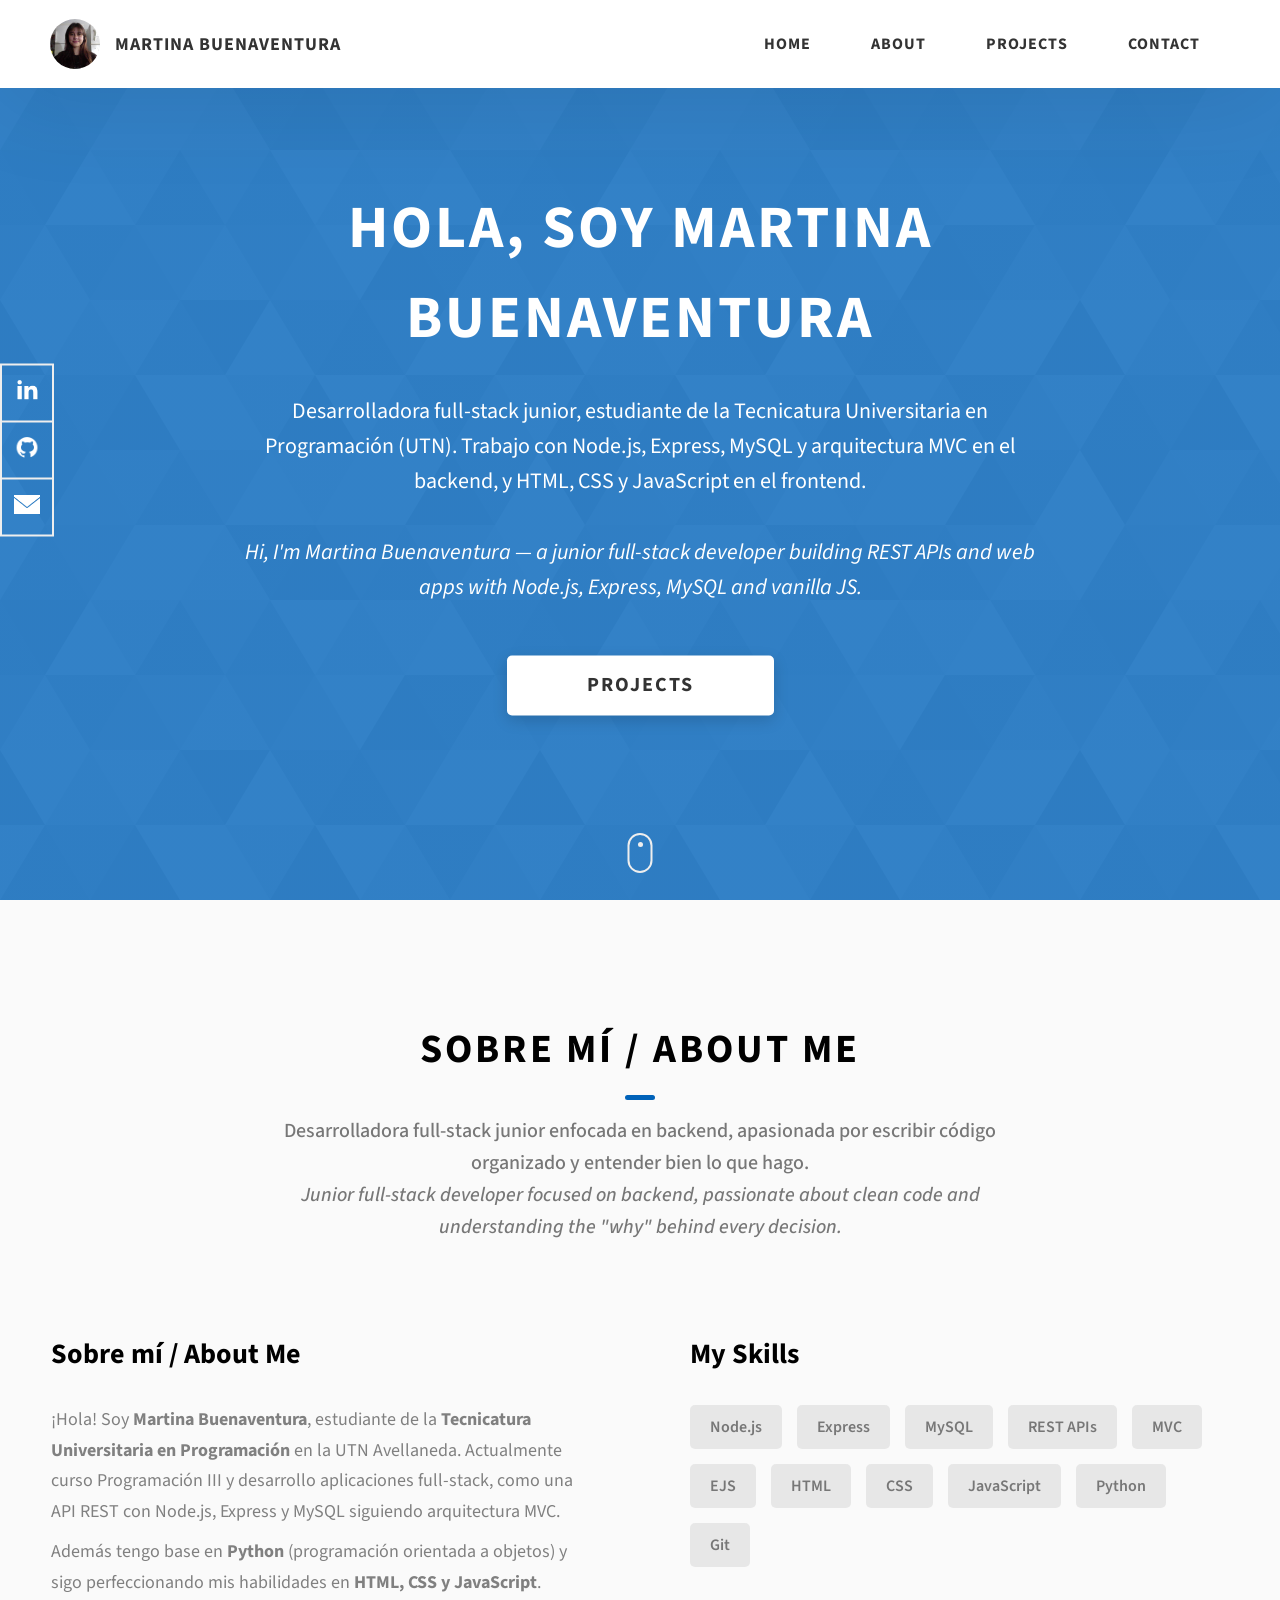
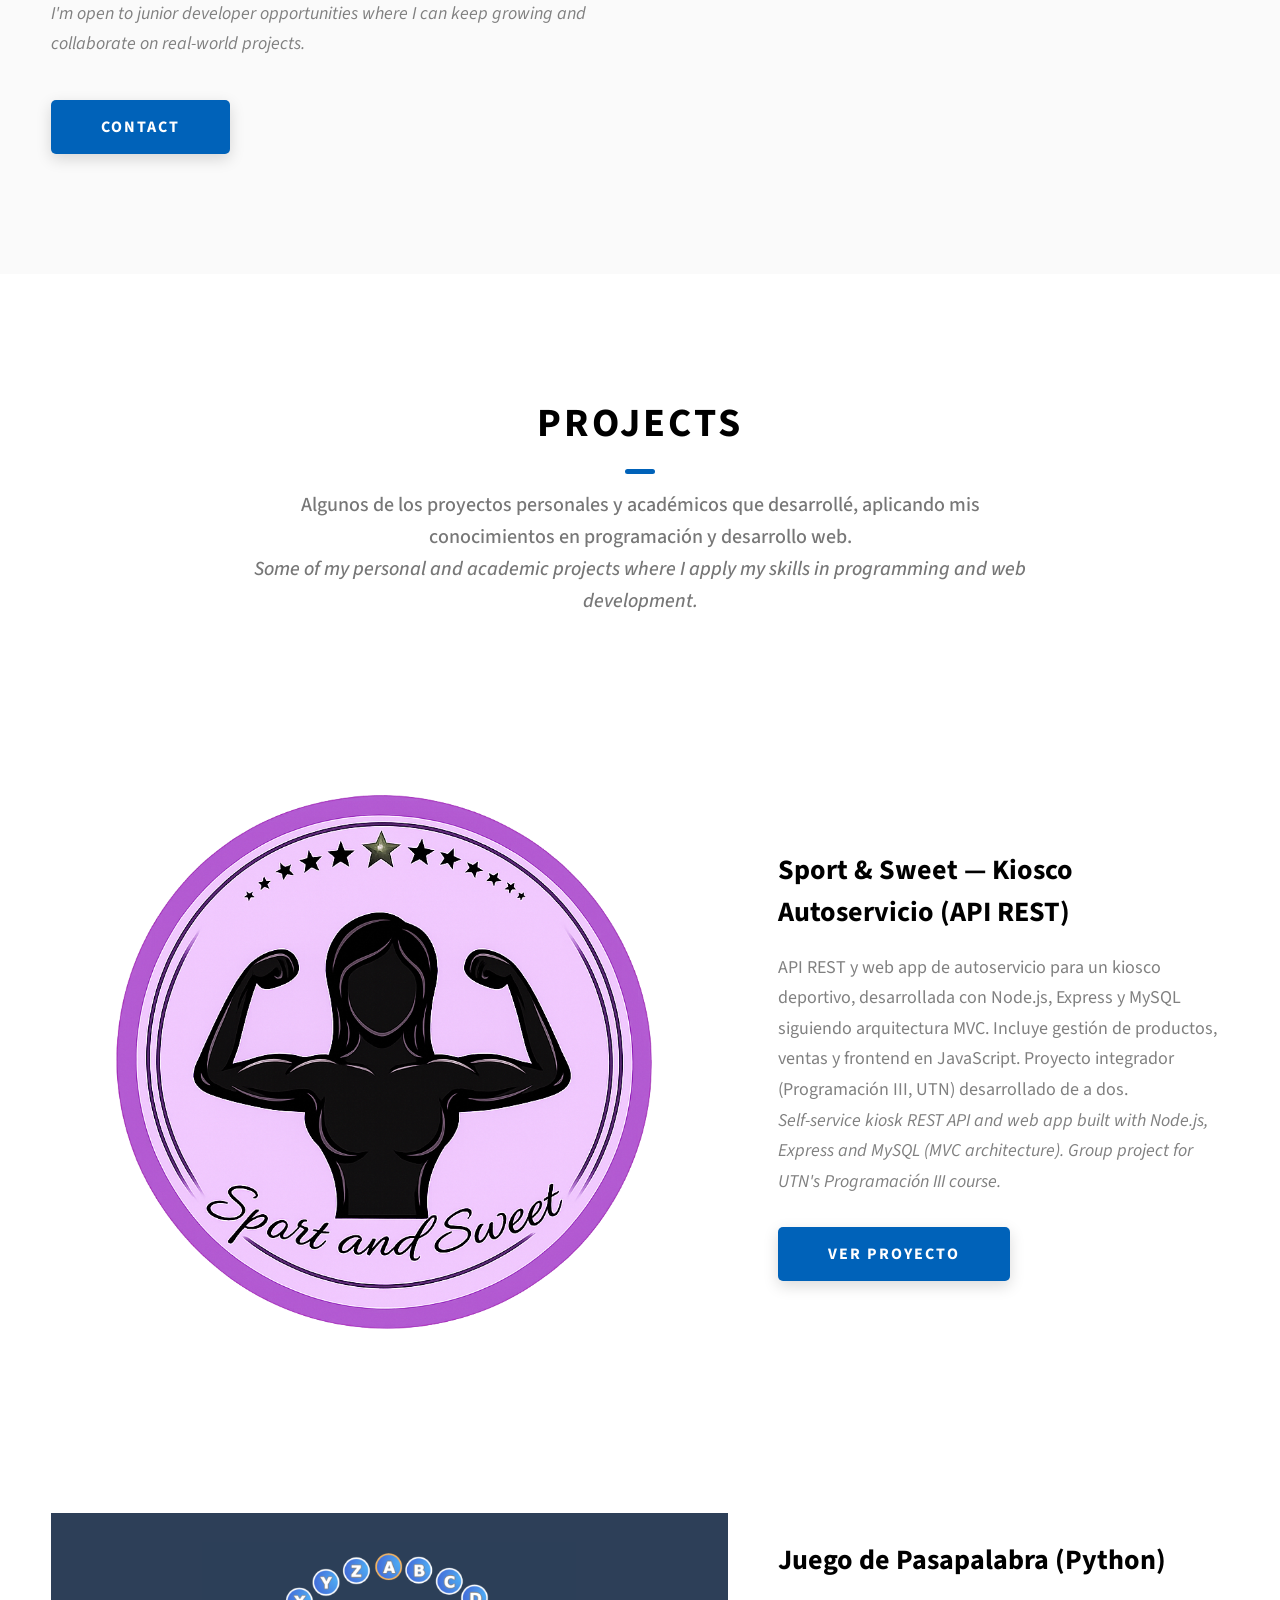
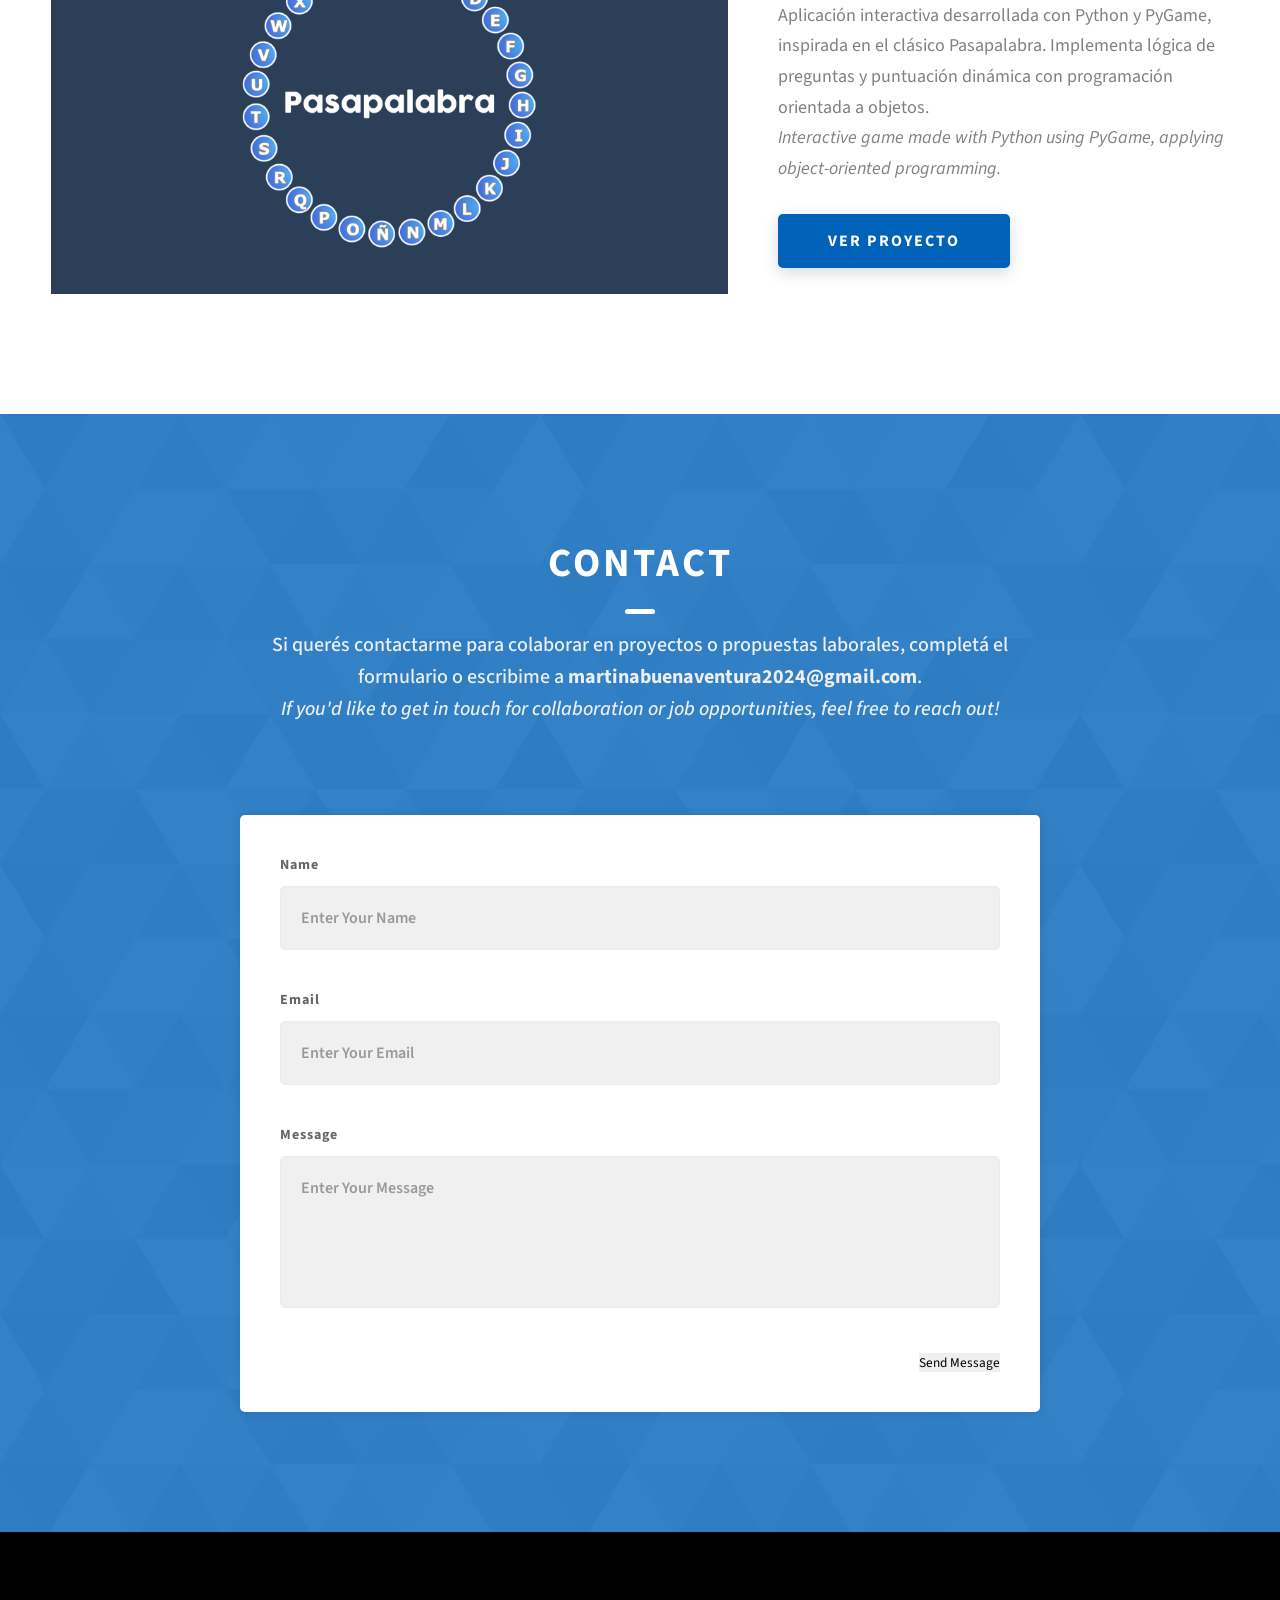
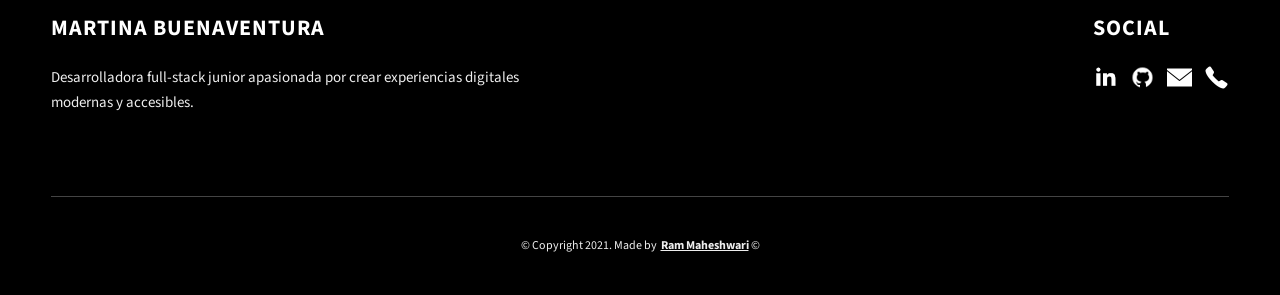
<file: index.html>
<!DOCTYPE html>
<html lang="en">
<head>
<meta charset="UTF-8" />
<meta name="viewport" content="width=device-width, initial-scale=1.0" />
<meta http-equiv="X-UA-Compatible" content="ie=edge" />
<title>Martina Buenaventura | Portfolio</title>
<meta name="description" content="Portfolio Template for Developer" />
<link rel="stylesheet" href="css/style.css" />
<link rel="preconnect" href="https://fonts.googleapis.com" />
<link rel="preconnect" href="https://fonts.gstatic.com" crossorigin />
<link
href="https://fonts.googleapis.com/css2?family=Source+Sans+Pro:wght@400;600;700;900&display=swap"
rel="stylesheet"
/>
</head>

<body>
<header class="header">
<div class="header__content">
<div class="header__logo-container">
<div class="header__logo-img-cont">
<img
src="assets/png/Untitled design.png"
alt="Martina Buenaventura Logo Image"
class="header__logo-img"
/>
</div>
<span class="header__logo-sub">Martina Buenaventura</span>
</div>
<div class="header__main">
<ul class="header__links">
<li class="header__link-wrapper">
<a href="./index.html" class="header__link"> Home </a>
</li>
<li class="header__link-wrapper">
<a href="./index.html#about" class="header__link">About </a>
</li>
<li class="header__link-wrapper">
<a href="./index.html#projects" class="header__link">
Projects
</a>
</li>
<li class="header__link-wrapper">
<a href="./index.html#contact" class="header__link"> Contact </a>
</li>
</ul>
<div class="header__main-ham-menu-cont">
<img
src="./assets/svg/ham-menu.svg"
alt="hamburger menu"
class="header__main-ham-menu"
/>
<img
src="./assets/svg/ham-menu-close.svg"
alt="hamburger menu close"
class="header__main-ham-menu-close d-none"
/>
</div>
</div>
</div>
<div class="header__sm-menu">
<div class="header__sm-menu-content">
<ul class="header__sm-menu-links">
<li class="header__sm-menu-link">
<a href="./index.html"> Home </a>
</li>
<li class="header__sm-menu-link">
<a href="./index.html#about"> About </a>
</li>
<li class="header__sm-menu-link">
<a href="./index.html#projects"> Projects </a>
</li>
<li class="header__sm-menu-link">
<a href="./index.html#contact"> Contact </a>
</li>
</ul>
</div>
</div>
</header>

<section class="home-hero">
<div class="home-hero__content">
<h1 class="heading-primary">Hola, soy Martina Buenaventura</h1>
<div class="home-hero__info">
<p class="text-primary">
Desarrolladora full-stack junior, estudiante de la Tecnicatura Universitaria en
Programación (UTN). Trabajo con Node.js, Express, MySQL y arquitectura MVC en el
backend, y HTML, CSS y JavaScript en el frontend.
<br><br>
<em>Hi, I'm Martina Buenaventura — a junior full-stack developer building REST APIs
and web apps with Node.js, Express, MySQL and vanilla JS.</em>
</p>
</div>
<div class="home-hero__cta">
<a href="./#projects" class="btn btn--bg">Projects</a>
</div>
</div>
<div class="home-hero__socials">
<div class="home-hero__social">
<a href="https://www.linkedin.com/in/martina-buenaventura-743872338/" class="home-hero__social-icon-link" target="_blank" rel="noreferrer">
<img
src="./assets/png/linkedin-ico.png"
alt="LinkedIn"
class="home-hero__social-icon"
/>
</a>
</div>
<div class="home-hero__social">
<a href="https://github.com/marrbuenaventura" class="home-hero__social-icon-link" target="_blank" rel="noreferrer">
<img
src="./assets/png/github-ico.png"
alt="GitHub"
class="home-hero__social-icon"
/>
</a>
</div>
<div class="home-hero__social">
<a
href="mailto:martinabuenaventura2024@gmail.com"
class="home-hero__social-icon-link home-hero__social-icon-link--bd-none"
>
<img
src="./assets/png/mail-ico.png"
alt="Email"
class="home-hero__social-icon"
/>
</a>
</div>
</div>
<div class="home-hero__mouse-scroll-cont">
<div class="mouse"></div>
</div>
</section>

<section id="about" class="about sec-pad">
<div class="main-container">
<h2 class="heading heading-sec heading-sec__mb-med">
<span class="heading-sec__main">Sobre mí / About Me</span>
<span class="heading-sec__sub">
Desarrolladora full-stack junior enfocada en backend, apasionada por escribir
código organizado y entender bien lo que hago.
<br>
<em>Junior full-stack developer focused on backend, passionate about clean code
and understanding the "why" behind every decision.</em>
</span>
</h2>
<div class="about__content">
<div class="about__content-main">
<h3 class="about__content-title">Sobre mí / About Me</h3>
<div class="about__content-details">
<p class="about__content-details-para">
¡Hola! Soy <strong>Martina Buenaventura</strong>, estudiante de la
<strong>Tecnicatura Universitaria en Programación</strong> en la UTN Avellaneda.
Actualmente curso Programación III y desarrollo aplicaciones full-stack,
como una API REST con Node.js, Express y MySQL siguiendo arquitectura MVC.
</p>
<p class="about__content-details-para">
Además tengo base en <strong>Python</strong> (programación orientada a objetos)
y sigo perfeccionando mis habilidades en <strong>HTML, CSS y JavaScript</strong>.
<br>
<em>I'm open to junior developer opportunities where I can keep growing and
collaborate on real-world projects.</em>
</p>
</div>
<a href="./#contact" class="btn btn--med btn--theme dynamicBgClr"
>Contact</a
>
</div>
<div class="about__content-skills">
<h3 class="about__content-title">My Skills</h3>
<div class="skills">
<div class="skills__skill">Node.js</div>
<div class="skills__skill">Express</div>
<div class="skills__skill">MySQL</div>
<div class="skills__skill">REST APIs</div>
<div class="skills__skill">MVC</div>
<div class="skills__skill">EJS</div>
<div class="skills__skill">HTML</div>
<div class="skills__skill">CSS</div>
<div class="skills__skill">JavaScript</div>
<div class="skills__skill">Python</div>
<div class="skills__skill">Git</div>
</div>
</div>
</div>
</div>
</section>

<section id="projects" class="projects sec-pad">
<div class="main-container">
<h2 class="heading heading-sec heading-sec__mb-bg">
<span class="heading-sec__main">Projects</span>
<span class="heading-sec__sub">
Algunos de los proyectos personales y académicos que desarrollé,
aplicando mis conocimientos en programación y desarrollo web.
<br>
<em>Some of my personal and academic projects where I apply my skills
in programming and web development.</em>
</span>
</h2>
<div class="projects__content">
<div class="projects__row">
<div class="projects__row-img-cont">
<img
src="assets/png/sport-sweet.png"
alt="Sport & Sweet logo"
class="projects__row-img"
loading="lazy"
/>
</div>
<div class="projects__row-content">
<h3 class="projects__row-content-title">Sport & Sweet — Kiosco Autoservicio (API REST)</h3>
<p class="projects__row-content-desc">
API REST y web app de autoservicio para un kiosco deportivo, desarrollada con
Node.js, Express y MySQL siguiendo arquitectura MVC. Incluye gestión de
productos, ventas y frontend en JavaScript. Proyecto integrador
(Programación III, UTN) desarrollado de a dos.
<br>
<em>Self-service kiosk REST API and web app built with Node.js, Express and
MySQL (MVC architecture). Group project for UTN's Programación III course.</em>
</p>
<a
href="./project-1.html"
class="btn btn--med btn--theme dynamicBgClr"
target="_blank"
>Ver proyecto</a
>
</div>
</div>
<div class="projects__row">
<div class="projects__row-img-cont">
<img
src="assets/png/pasapalabra.png"
alt="Software Screenshot"
class="projects__row-img"
loading="lazy"
/>
</div>
<div class="projects__row-content">
<h3 class="projects__row-content-title">Juego de Pasapalabra (Python)</h3>
<p class="projects__row-content-desc">
Aplicación interactiva desarrollada con Python y PyGame, inspirada en el clásico Pasapalabra.
Implementa lógica de preguntas y puntuación dinámica con programación orientada a objetos.
<br>
<em>Interactive game made with Python using PyGame, applying object-oriented programming.</em>
</p>
<a
href="./project-2.html"
class="btn btn--med btn--theme dynamicBgClr"
target="_blank"
>Ver proyecto</a
>
</div>
</div>
</div>
</div>
</section>

<section id="contact" class="contact sec-pad dynamicBg">
<div class="main-container">
<h2 class="heading heading-sec heading-sec__mb-med">
<span class="heading-sec__main heading-sec__main--lt">Contact</span>
<span class="heading-sec__sub heading-sec__sub--lt">
Si querés contactarme para colaborar en proyectos o propuestas laborales,
completá el formulario o escribime a <strong>martinabuenaventura2024@gmail.com</strong>.
<br>
<em>If you'd like to get in touch for collaboration or job opportunities, feel free to reach out!</em>
</span>
</h2>
<div class="contact__form-container">
<form action="https://formspree.io/f/meopekrd" method="POST" class="contact__form">
<!-- Campo oculto para el email (opcional, pero útil) -->
<input type="hidden" name="_replyto" value="martinabuenaventura2024@gmail.com" />
<!-- Campo para el nombre -->
<div class="contact__form-field">
<label class="contact__form-label" for="name">Name</label>
<input
required
placeholder="Enter Your Name"
type="text"
class="contact__form-input"
name="name"
id="name"
/>
</div>
<!-- Agrega más campos si quieres, como email, mensaje, etc. Por ejemplo: -->
<div class="contact__form-field">
<label class="contact__form-label" for="email">Email</label>
<input
required
placeholder="Enter Your Email"
type="email"
class="contact__form-input"
name="email"
id="email"
/>
</div>
<div class="contact__form-field">
<label class="contact__form-label" for="message">Message</label>
<textarea
required
placeholder="Enter Your Message"
class="contact__form-input"
name="message"
id="message"
rows="5"
></textarea>
</div>
<!-- Botón de envío -->
<button type="submit" class="contact__form-submit">Send Message</button>
</form>
</div>
</div>
</section>

<footer class="main-footer">
<div class="main-container">
<div class="main-footer__content">
<div class="main-footer__upper">
<div class="main-footer__row main-footer__row-1">
<h2 class="heading heading-sm main-footer__heading-sm">
<span>Social</span>
</h2>
<div class="main-footer__social-cont">
<!-- LinkedIn -->
<a target="_blank" rel="noreferrer" href="https://www.linkedin.com/in/martina-buenaventura-743872338/">
<img class="main-footer__icon" src="./assets/png/linkedin-ico.png" alt="LinkedIn" />
</a>
<!-- GitHub -->
<a target="_blank" rel="noreferrer" href="https://github.com/marrbuenaventura">
<img class="main-footer__icon" src="./assets/png/github-ico.png" alt="GitHub" />
</a>
<!-- Email -->
<a href="mailto:martinabuenaventura2024@gmail.com">
<img class="main-footer__icon" src="./assets/png/mail-ico.png" alt="Email" />
</a>
<!-- Teléfono -->
<a href="tel:+5491156096892">
<img class="main-footer__icon main-footer__icon--mr-none" src="./assets/png/phone-ico.png" alt="Teléfono" />
</a>
</div>
</div>
<div class="main-footer__row main-footer__row-2">
<h4 class="heading heading-sm text-lt">Martina Buenaventura</h4>
<p class="main-footer__short-desc">
Desarrolladora full-stack junior apasionada por crear experiencias digitales modernas y accesibles.
</p>
</div>
</div>
<!-- If you give me some credit or shoutout here by linking to my website, then it will be a big thing for me and will help me a lot :) -->
<div class="main-footer__lower">
&copy; Copyright 2021. Made by
<a rel="noreferrer" target="_blank" href="https://rammaheshwari.com"
>Ram Maheshwari</a>
&copy; 
</div>
</div>
</footer>
<script src="./index.js"></script>
</body>
</html>
</file>
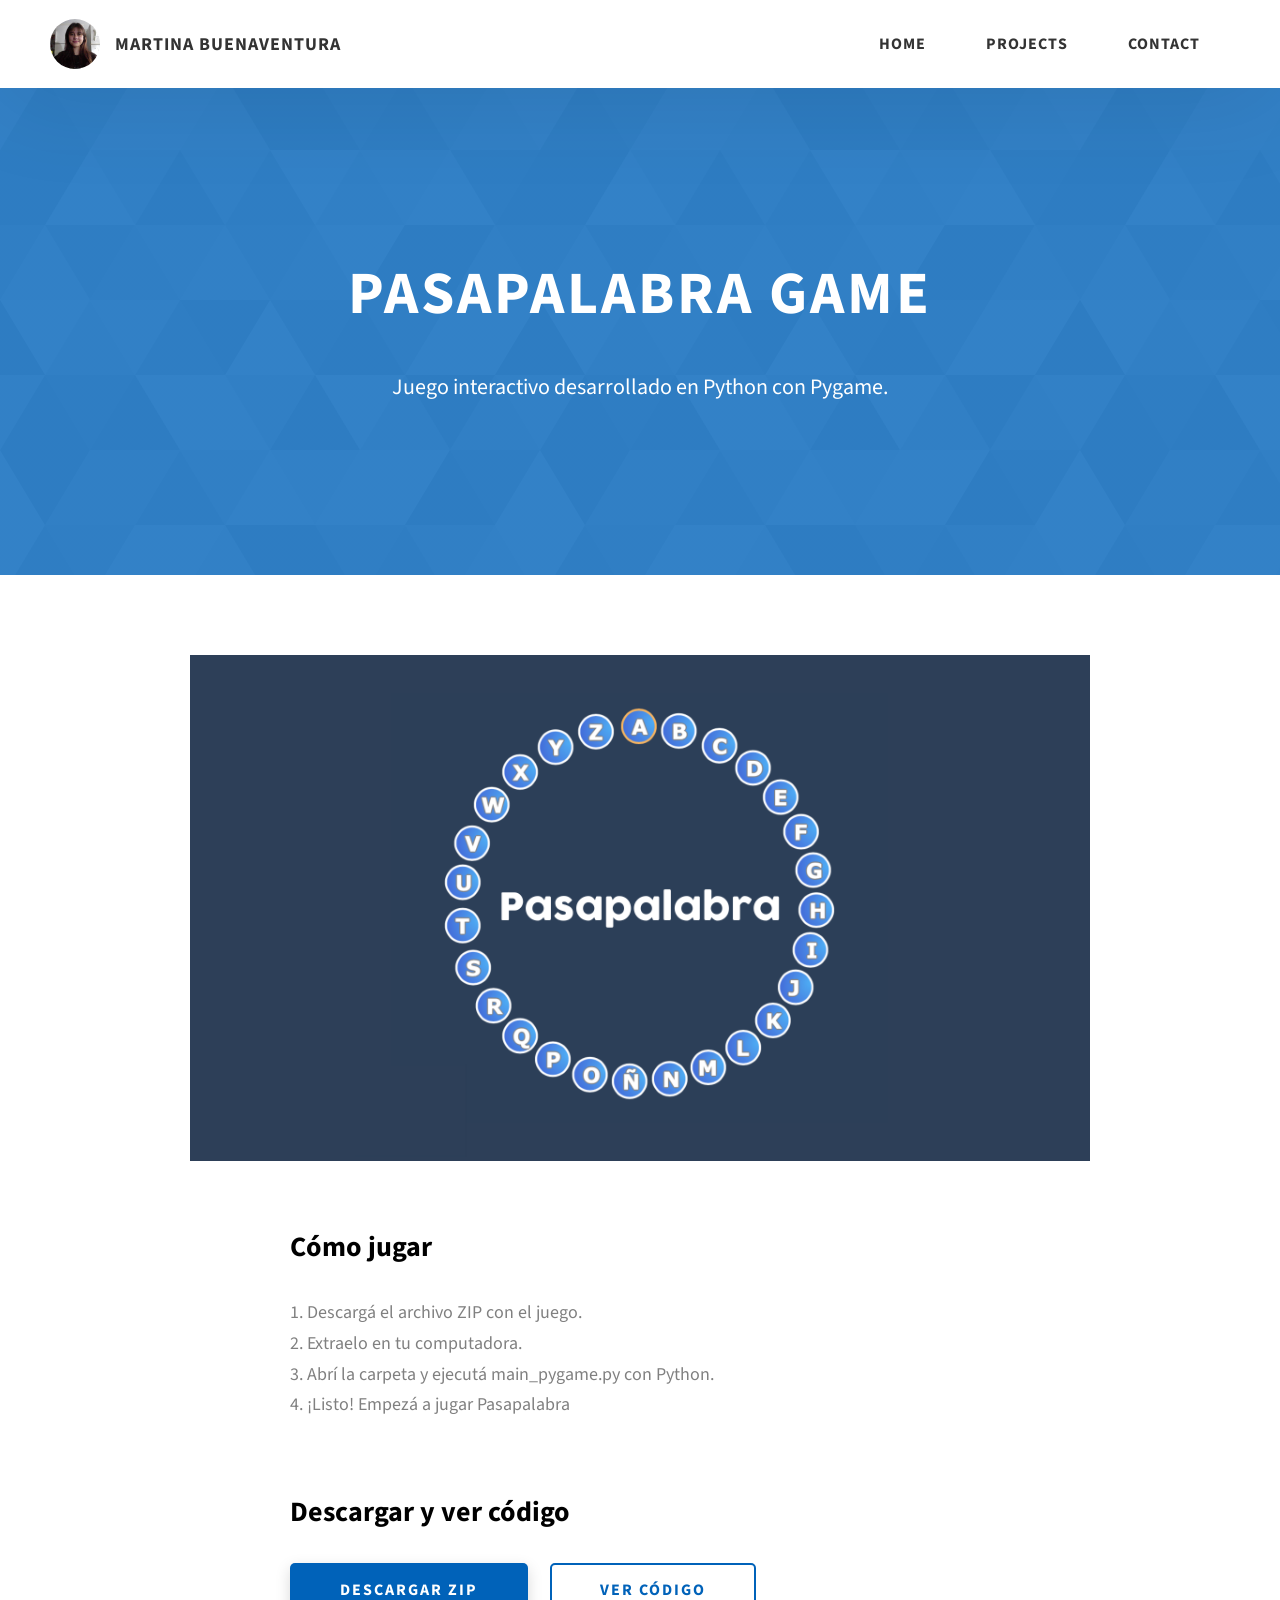
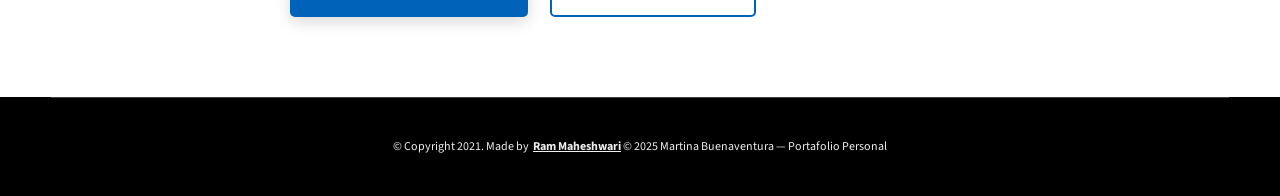
<file: How-to-play.html>
<!DOCTYPE html>
<html lang="en">
  <head>
    <meta charset="UTF-8" />
    <meta name="viewport" content="width=device-width, initial-scale=1.0" />
    <title>Pasapalabra Game</title>
    <meta name="description" content="Pasapalabra Game - Proyecto interactivo hecho en Python con Pygame" />

    <link rel="stylesheet" href="css/style.css" />

    <link rel="preconnect" href="https://fonts.googleapis.com" />
    <link rel="preconnect" href="https://fonts.gstatic.com" crossorigin />
    <link
      href="https://fonts.googleapis.com/css2?family=Source+Sans+Pro:wght@400;600;700;900&display=swap"
      rel="stylesheet"
    />
  </head>
  <body>
    <header class="header">
      <div class="header__content">
        <div class="header__logo-container">
          <div class="header__logo-img-cont">
            <img
              src="assets/png/Untitled design.png"
              alt="Logo Image"
              class="header__logo-img"
            />
          </div>
          <span class="header__logo-sub">Martina Buenaventura</span>
        </div>
        <div class="header__main">
          <ul class="header__links">
            <li class="header__link-wrapper"><a href="./index.html" class="header__link">Home</a></li>
            <li class="header__link-wrapper"><a href="./index.html#projects" class="header__link">Projects</a></li>
            <li class="header__link-wrapper"><a href="./index.html#contact" class="header__link">Contact</a></li>
          </ul>
          <div class="header__main-ham-menu-cont">
            <img src="./assets/svg/ham-menu.svg" alt="menu" class="header__main-ham-menu" />
            <img src="./assets/svg/ham-menu-close.svg" alt="menu close" class="header__main-ham-menu-close d-none" />
          </div>
        </div>
      </div>
    </header>

    <section class="project-cs-hero">
      <div class="project-cs-hero__content">
        <h1 class="heading-primary">Pasapalabra Game</h1>
        <div class="project-cs-hero__info">
          <p class="text-primary">
            Juego interactivo desarrollado en Python con Pygame.
          </p>
        </div>
      </div>
    </section>

    <section class="project-details">
      <div class="main-container">
        <div class="project-details__content">
          <div class="project-details__showcase-img-cont">
            <img
              src="assets/png/pasapalabra.png"
              alt="Pasapalabra Game Image"
              class="project-details__showcase-img"
            />
          </div>

          <div class="project-details__content-main">
            <div class="project-details__desc">
              <h3 class="project-details__content-title">Cómo jugar</h3>
              <p class="project-details__desc-para">
                1. Descargá el archivo ZIP con el juego.<br>
                2. Extraelo en tu computadora.<br>
                3. Abrí la carpeta y ejecutá <code>main_pygame.py</code> con Python.<br>
                4. ¡Listo! Empezá a jugar Pasapalabra 
              </p>
            </div>

            <div class="project-details__links">
              <h3 class="project-details__content-title">Descargar y ver código</h3>
              <a
                href="https://github.com/marrbuenaventura/pasapalabra-game/raw/main/pasapalabra-game.zip"
                class="btn btn--med btn--theme project-details__links-btn"
                target="_blank"
              >
                Descargar ZIP
              </a>
              <a
                href="https://github.com/marrbuenaventura/pasapalabra-game"
                class="btn btn--med btn--theme-inv project-details__links-btn"
                target="_blank"
              >
                Ver código
              </a>
            </div>
          </div>
        </div>
      </div>
    </section>

    <footer class="main-footer">
      <div class="main-container">
        <div class="main-footer__lower">
                    &copy; Copyright 2021. Made by
          <a rel="noreferrer" target="_blank" href="https://rammaheshwari.com"
            >Ram Maheshwari</a>
          &copy; 2025 Martina Buenaventura — Portafolio Personal
        </div>
      </div>
    </footer>
  </body>
</html>
</file>
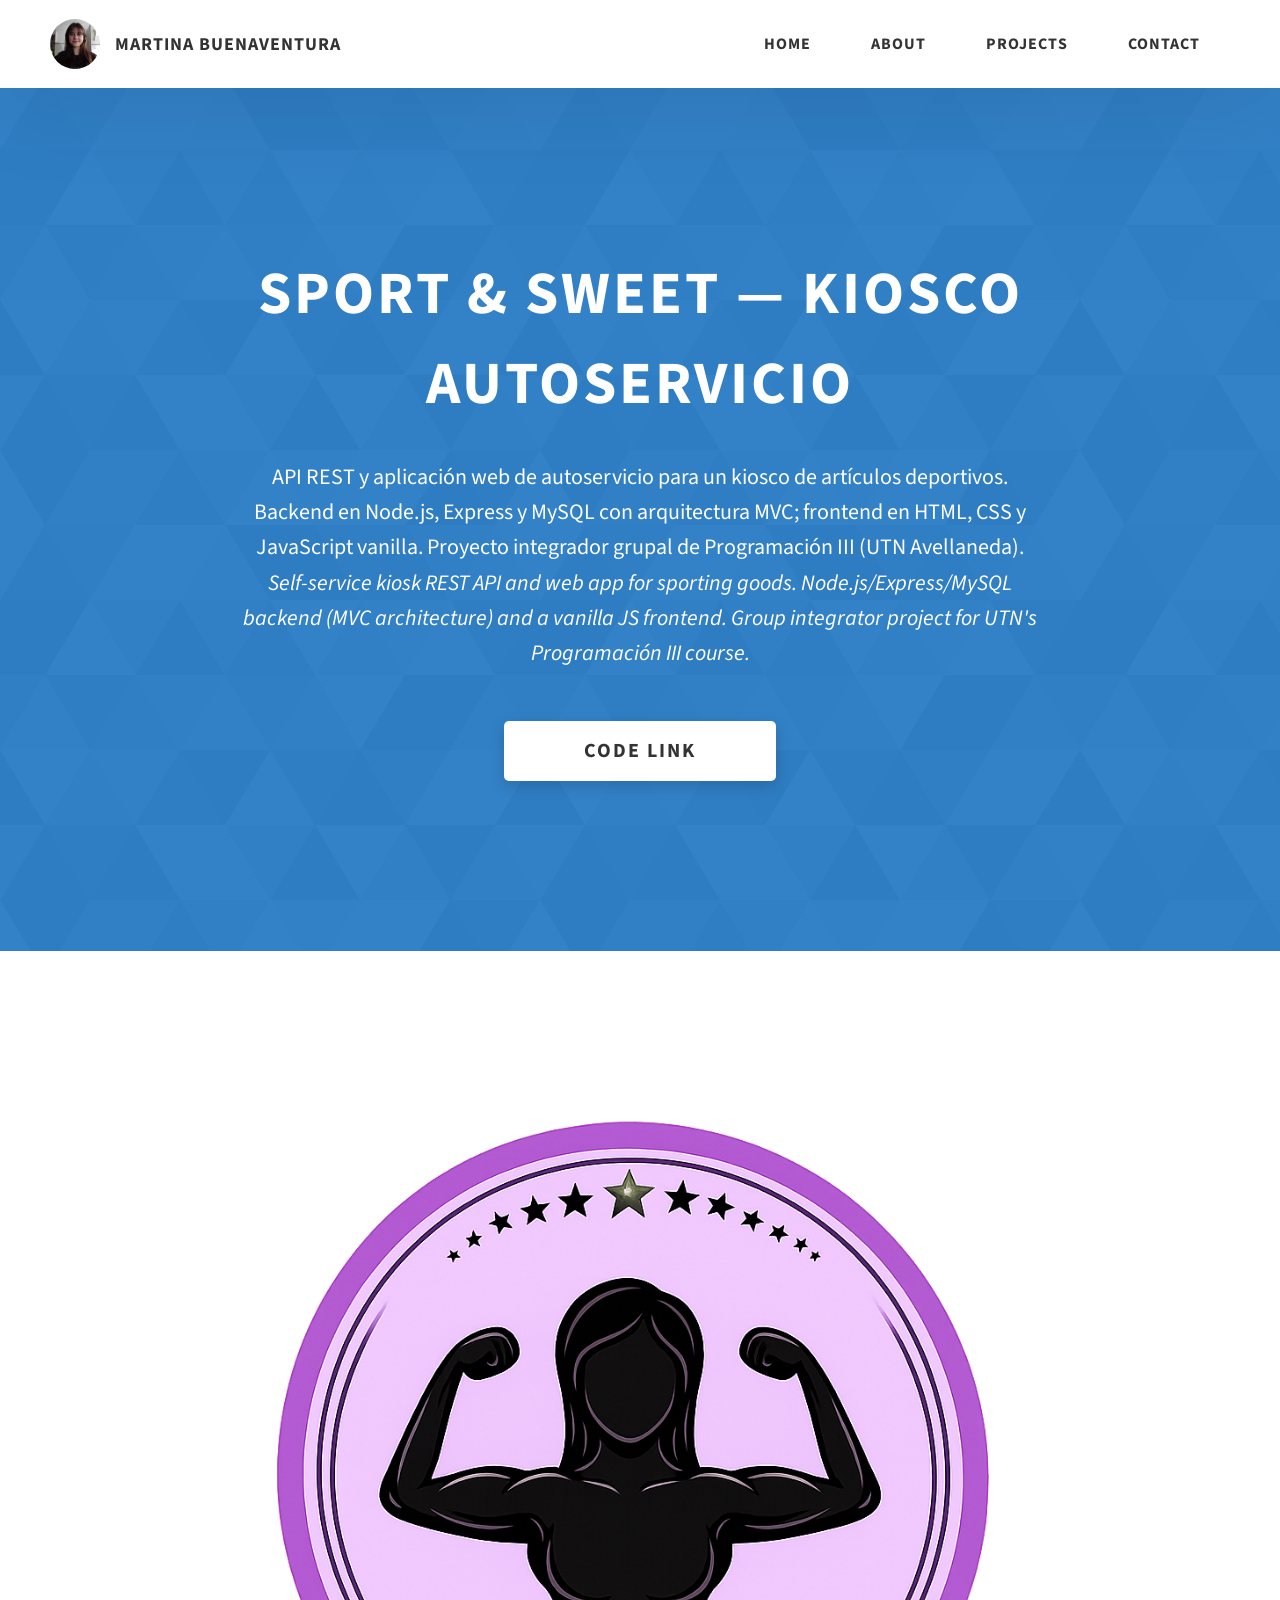
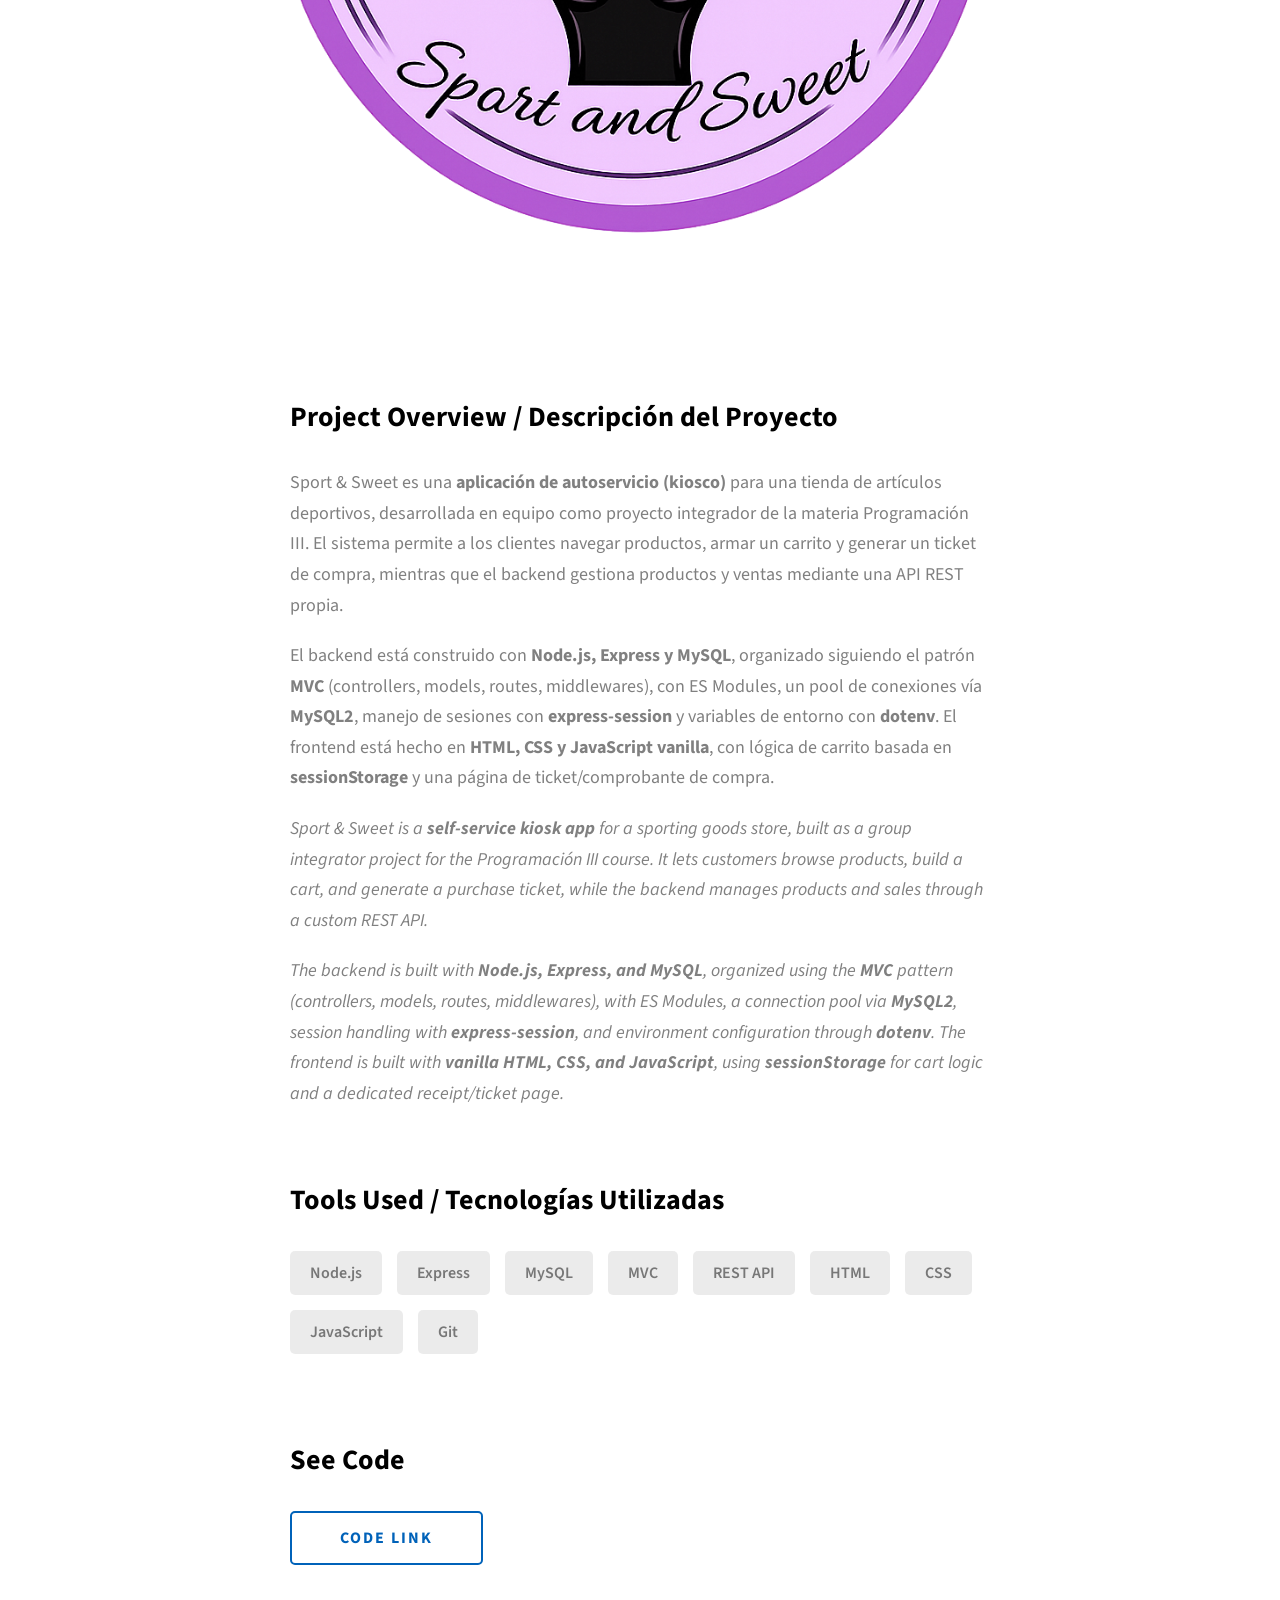
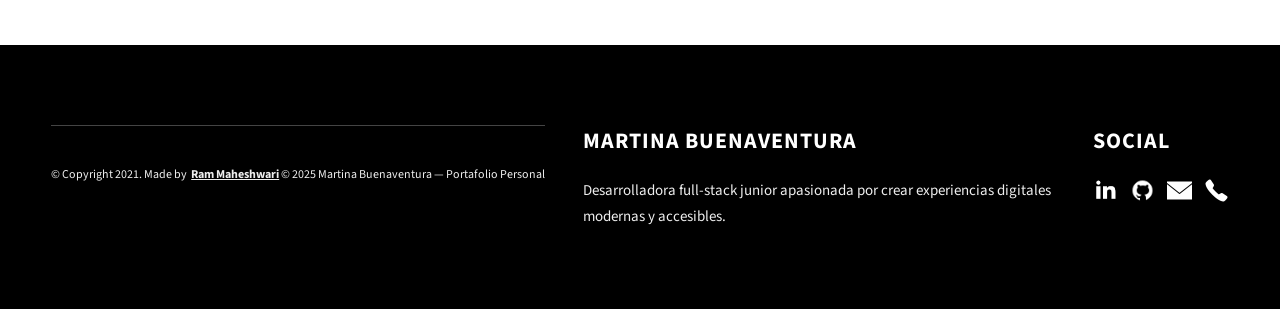
<file: project-1.html>
<!DOCTYPE html>
<html lang="en">
<head>
<meta charset="UTF-8" />
<meta name="viewport" content="width=device-width, initial-scale=1.0" />
<meta http-equiv="X-UA-Compatible" content="ie=edge" />
<title>Case Study — Sport & Sweet</title>
<meta name="description" content="Case study page of Sport & Sweet project" />
<link rel="stylesheet" href="css/style.css" />
<link rel="preconnect" href="https://fonts.googleapis.com" />
<link rel="preconnect" href="https://fonts.gstatic.com" crossorigin />
<link
href="https://fonts.googleapis.com/css2?family=Source+Sans+Pro:wght@400;600;700;900&display=swap"
rel="stylesheet"
/>
</head>

<body>
<header class="header">
<div class="header__content">
<div class="header__logo-container">
<div class="header__logo-img-cont">
<img
src="assets/png/Untitled design.png"
alt="Martina Buenaventura Logo Image"
class="header__logo-img"
/>
</div>
<span class="header__logo-sub">Martina Buenaventura</span>
</div>
<div class="header__main">
<ul class="header__links">
<li class="header__link-wrapper">
<a href="./index.html" class="header__link"> Home </a>
</li>
<li class="header__link-wrapper">
<a href="./index.html#about" class="header__link">About </a>
</li>
<li class="header__link-wrapper">
<a href="./index.html#projects" class="header__link">
Projects
</a>
</li>
<li class="header__link-wrapper">
<a href="./index.html#contact" class="header__link"> Contact </a>
</li>
</ul>
<div class="header__main-ham-menu-cont">
<img
src="./assets/svg/ham-menu.svg"
alt="hamburger menu"
class="header__main-ham-menu"
/>
<img
src="./assets/svg/ham-menu-close.svg"
alt="hamburger menu close"
class="header__main-ham-menu-close d-none"
/>
</div>
</div>
</div>
<div class="header__sm-menu">
<div class="header__sm-menu-content">
<ul class="header__sm-menu-links">
<li class="header__sm-menu-link">
<a href="./index.html"> Home </a>
</li>
<li class="header__sm-menu-link">
<a href="./index.html#about"> About </a>
</li>
<li class="header__sm-menu-link">
<a href="./index.html#projects"> Projects </a>
</li>
<li class="header__sm-menu-link">
<a href="./index.html#contact"> Contact </a>
</li>
</ul>
</div>
</div>
</header>

<section class="project-cs-hero">
<div class="project-cs-hero__content">
<h1 class="heading-primary">Sport & Sweet — Kiosco Autoservicio</h1>
<div class="project-cs-hero__info">
<p class="text-primary">
API REST y aplicación web de autoservicio para un kiosco de artículos deportivos.
Backend en Node.js, Express y MySQL con arquitectura MVC; frontend en HTML,
CSS y JavaScript vanilla. Proyecto integrador grupal de Programación III (UTN Avellaneda).
<br>
<em>Self-service kiosk REST API and web app for sporting goods. Node.js/Express/MySQL
backend (MVC architecture) and a vanilla JS frontend. Group integrator project for
UTN's Programación III course.</em>
</p>
</div>
<div class="project-cs-hero__cta">
<a href="https://github.com/marrbuenaventura/tp-autoservicio-Buenaventura-Martina-Valentina-Torres" class="btn btn--bg" target="_blank">Code Link</a>
</div>
</div>
</section>

<section class="project-details">
<div class="main-container">
<div class="project-details__content">
<div class="project-details__showcase-img-cont">
<img
src="assets/png/sport-sweet.png"
alt="Sport & Sweet Preview"
class="project-details__showcase-img"
/>
</div>
<div class="project-details__content-main">
<div class="project-details__desc">
<h3 class="project-details__content-title">Project Overview / Descripción del Proyecto</h3>
<p class="project-details__desc-para">
Sport & Sweet es una <strong>aplicación de autoservicio (kiosco)</strong> para
una tienda de artículos deportivos, desarrollada en equipo como proyecto
integrador de la materia Programación III. El sistema permite a los clientes
navegar productos, armar un carrito y generar un ticket de compra, mientras
que el backend gestiona productos y ventas mediante una API REST propia.
</p>
<p class="project-details__desc-para">
El backend está construido con <strong>Node.js, Express y MySQL</strong>,
organizado siguiendo el patrón <strong>MVC</strong> (controllers, models,
routes, middlewares), con ES Modules, un pool de conexiones vía
<strong>MySQL2</strong>, manejo de sesiones con <strong>express-session</strong>
y variables de entorno con <strong>dotenv</strong>. El frontend está hecho en
<strong>HTML, CSS y JavaScript vanilla</strong>, con lógica de carrito basada
en <strong>sessionStorage</strong> y una página de ticket/comprobante de compra.
</p>
<p class="project-details__desc-para">
<em>
Sport & Sweet is a <strong>self-service kiosk app</strong> for a sporting
goods store, built as a group integrator project for the Programación III
course. It lets customers browse products, build a cart, and generate a
purchase ticket, while the backend manages products and sales through a
custom REST API.
</em>
</p>
<p class="project-details__desc-para">
<em>
The backend is built with <strong>Node.js, Express, and MySQL</strong>,
organized using the <strong>MVC</strong> pattern (controllers, models,
routes, middlewares), with ES Modules, a connection pool via
<strong>MySQL2</strong>, session handling with <strong>express-session</strong>,
and environment configuration through <strong>dotenv</strong>. The frontend
is built with <strong>vanilla HTML, CSS, and JavaScript</strong>, using
<strong>sessionStorage</strong> for cart logic and a dedicated receipt/ticket page.
</em>
</p>
</div>
<div class="project-details__tools-used">
<h3 class="project-details__content-title">Tools Used / Tecnologías Utilizadas</h3>
<div class="skills">
<div class="skills__skill">Node.js</div>
<div class="skills__skill">Express</div>
<div class="skills__skill">MySQL</div>
<div class="skills__skill">MVC</div>
<div class="skills__skill">REST API</div>
<div class="skills__skill">HTML</div>
<div class="skills__skill">CSS</div>
<div class="skills__skill">JavaScript</div>
<div class="skills__skill">Git</div>
</div>
</div>
<div class="project-details__links">
<h3 class="project-details__content-title">See Code</h3>
<a
href="https://github.com/marrbuenaventura/tp-autoservicio-Buenaventura-Martina-Valentina-Torres"
class="btn btn--med btn--theme-inv project-details__links-btn"
target="_blank"
>Code Link</a
>
</div>
</div>
</div>
</div>
</section>

<footer class="main-footer">
<div class="main-container">
<div class="main-footer__upper">
<div class="main-footer__row main-footer__row-1">
<h2 class="heading heading-sm main-footer__heading-sm">
<span>Social</span>
</h2>
<div class="main-footer__social-cont">
<a target="_blank" rel="noreferrer" href="https://www.linkedin.com/in/martina-buenaventura-743872338/">
<img class="main-footer__icon" src="./assets/png/linkedin-ico.png" alt="LinkedIn" />
</a>
<!-- GitHub -->
<a target="_blank" rel="noreferrer" href="https://github.com/marrbuenaventura">
<img class="main-footer__icon" src="./assets/png/github-ico.png" alt="GitHub" />
</a>
<!-- Email -->
<a href="mailto:martinabuenaventura2024@gmail.com">
<img class="main-footer__icon" src="./assets/png/mail-ico.png" alt="Email" />
</a>
<!-- Teléfono -->
<a href="tel:+5491156096892">
<img class="main-footer__icon main-footer__icon--mr-none" src="./assets/png/phone-ico.png" alt="Teléfono" />
</a>
</div>
</div>
<div class="main-footer__row main-footer__row-2">
<h4 class="heading heading-sm text-lt">Martina Buenaventura</h4>
<p class="main-footer__short-desc">
Desarrolladora full-stack junior apasionada por crear experiencias digitales modernas y accesibles.
</p>
</div>
<div class="main-footer__lower">
&copy; Copyright 2021. Made by
<a rel="noreferrer" target="_blank" href="https://rammaheshwari.com"
>Ram Maheshwari</a>
&copy; 2025 Martina Buenaventura — Portafolio Personal
</div>
</div>
</footer>
<script src="./index.js"></script>
</body>
</html>
</file>
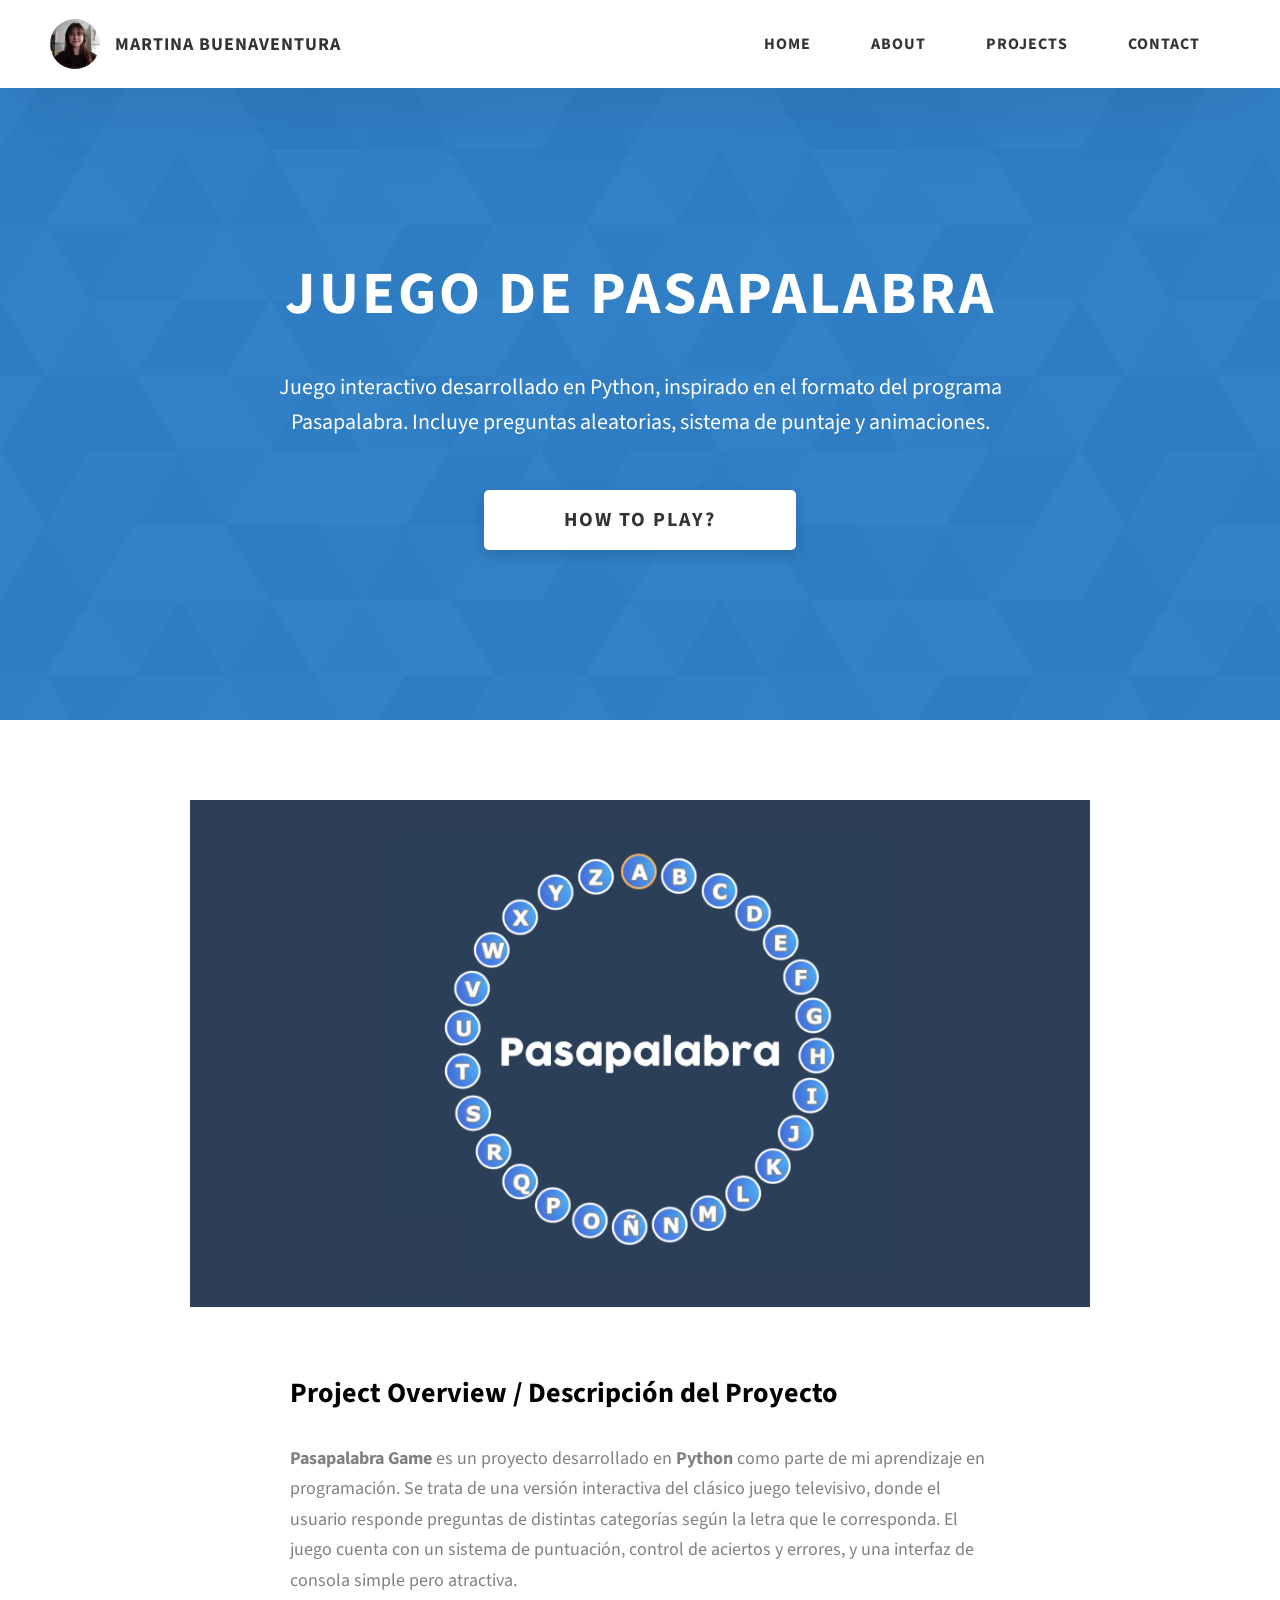
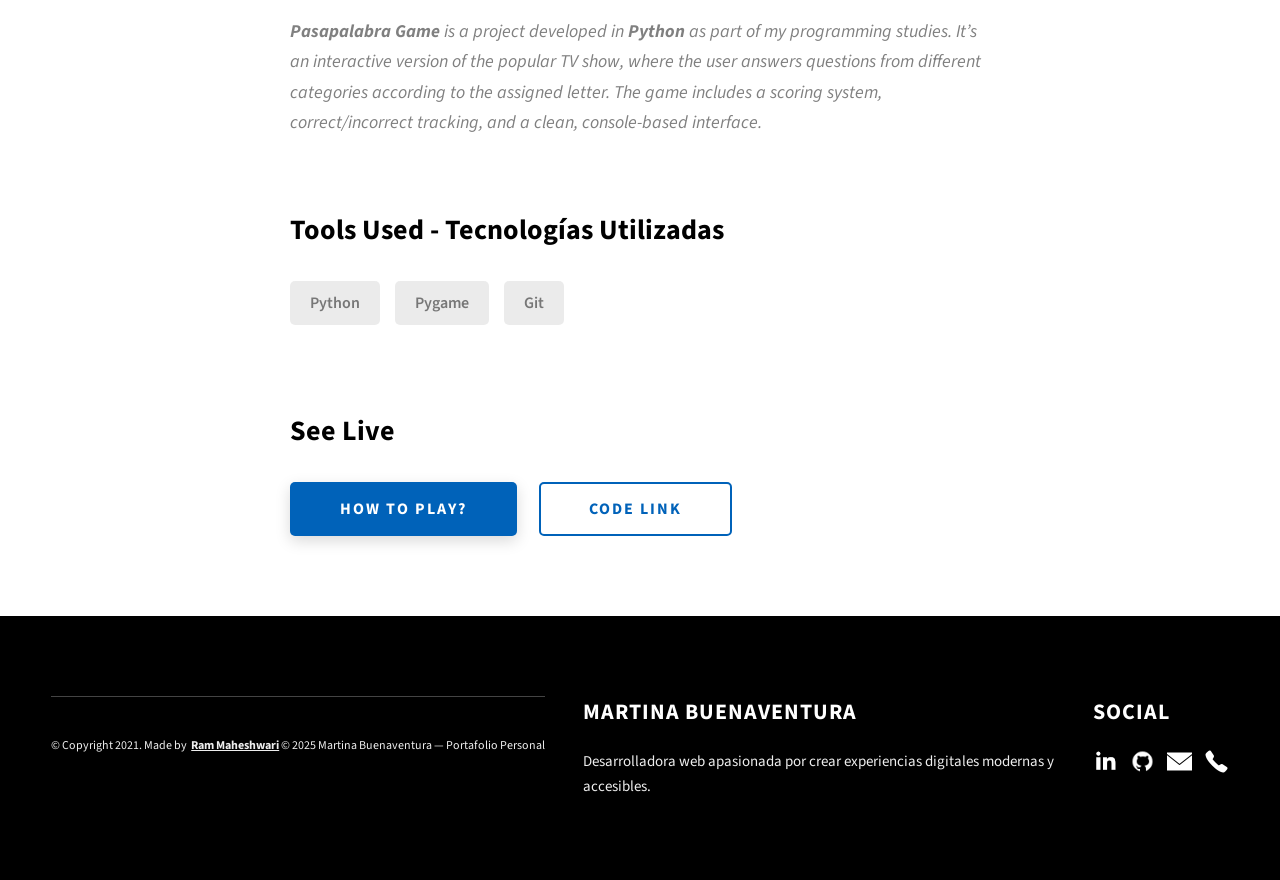
<file: project-2.html>
<!DOCTYPE html>
<html lang="en">
  <head>
    <meta charset="UTF-8" />
    <meta name="viewport" content="width=device-width, initial-scale=1.0" />
    <meta http-equiv="X-UA-Compatible" content="ie=edge" />
    <title>Juego de Pasapalabra en Python - Portfolio de Martina Buenaventura</title>
<meta name="description" content="Juego interactivo desarrollado en Python con interfaz y lógica personalizada." />

    <link rel="stylesheet" href="css/style.css" />

    <link rel="preconnect" href="https://fonts.googleapis.com" />
    <link rel="preconnect" href="https://fonts.gstatic.com" crossorigin />
    <link
      href="https://fonts.googleapis.com/css2?family=Source+Sans+Pro:wght@400;600;700;900&display=swap"
      rel="stylesheet"
    />
  </head>
  <body>
    <header class="header">
      <div class="header__content">
        <div class="header__logo-container">
          <div class="header__logo-img-cont">
            <img
              src="assets\png\Untitled design.png"
              alt="Martina Buenaventura Logo Image"
              class="header__logo-img"
            />
          </div>
          <span class="header__logo-sub">Martina Buenaventura</span>
        </div>
        <div class="header__main">
          <ul class="header__links">
            <li class="header__link-wrapper">
              <a href="./index.html" class="header__link"> Home </a>
            </li>
            <li class="header__link-wrapper">
              <a href="./index.html#about" class="header__link">About </a>
            </li>
            <li class="header__link-wrapper">
              <a href="./index.html#projects" class="header__link">
                Projects
              </a>
            </li>
            <li class="header__link-wrapper">
              <a href="./index.html#contact" class="header__link"> Contact </a>
            </li>
          </ul>
          <div class="header__main-ham-menu-cont">
            <img
              src="./assets/svg/ham-menu.svg"
              alt="hamburger menu"
              class="header__main-ham-menu"
            />
            <img
              src="./assets/svg/ham-menu-close.svg"
              alt="hamburger menu close"
              class="header__main-ham-menu-close d-none"
            />
          </div>
        </div>
      </div>
      <div class="header__sm-menu">
        <div class="header__sm-menu-content">
          <ul class="header__sm-menu-links">
            <li class="header__sm-menu-link">
              <a href="./index.html"> Home </a>
            </li>

            <li class="header__sm-menu-link">
              <a href="./index.html#about"> About </a>
            </li>

            <li class="header__sm-menu-link">
              <a href="./index.html#projects"> Projects </a>
            </li>

            <li class="header__sm-menu-link">
              <a href="./index.html#contact"> Contact </a>
            </li>
          </ul>
        </div>
      </div>
    </header>
    <section class="project-cs-hero">
      <div class="project-cs-hero__content">
        <h1 class="heading-primary">Juego de Pasapalabra</h1>
        <div class="project-cs-hero__info">
          <p class="text-primary">
  Juego interactivo desarrollado en Python, inspirado en el formato del programa Pasapalabra. 
  Incluye preguntas aleatorias, sistema de puntaje y animaciones.
</p>
        </div>
        <div class="project-cs-hero__cta">
          <a href="How-to-play.html" class="btn btn--bg" target="_blank">How to play?</a>
        </div>
      </div>
    </section>
    <section class="project-details">
      <div class="main-container">
        <div class="project-details__content">
          <div class="project-details__showcase-img-cont">
            <img
              src="assets\png\pasapalabra.png"
              alt="Project Image"
              class="project-details__showcase-img"
            />
          </div>
          <div class="project-details__content-main">
  <div class="project-details__desc">
    <h3 class="project-details__content-title">Project Overview / Descripción del Proyecto</h3>
    <p class="project-details__desc-para">
      <strong>Pasapalabra Game</strong> es un proyecto desarrollado en 
      <strong>Python</strong> como parte de mi aprendizaje en programación. 
      Se trata de una versión interactiva del clásico juego televisivo, donde el usuario 
      responde preguntas de distintas categorías según la letra que le corresponda. 
      El juego cuenta con un sistema de puntuación, control de aciertos y errores, 
      y una interfaz de consola simple pero atractiva.
    </p>
    <p class="project-details__desc-para">
      <em>
        <strong>Pasapalabra Game</strong> is a project developed in 
        <strong>Python</strong> as part of my programming studies. 
        It’s an interactive version of the popular TV show, where the user answers 
        questions from different categories according to the assigned letter. 
        The game includes a scoring system, correct/incorrect tracking, 
        and a clean, console-based interface.
      </em>
    </p>
  </div>

            <div class="project-details__tools-used">
              <h3 class="project-details__content-title">Tools Used - Tecnologías Utilizadas</h3>
              <div class="skills">
  <div class="skills__skill">Python</div>
  <div class="skills__skill">Pygame</div>
  <div class="skills__skill">Git</div>
</div>

            </div>
            <div class="project-details__links">
              <h3 class="project-details__content-title">See Live</h3>
              <a
                href="How-to-play.html"
                class="btn btn--med btn--theme project-details__links-btn"
                target="_blank"
                >How to play?</a
              >
              <a
                href="https://github.com/marrbuenaventura/pasapalabra-game.git"
                class="btn btn--med btn--theme-inv project-details__links-btn"
                target="_blank"
                >Code Link</a
              >
            </div>
          </div>
        </div>
      </div>
    </section>
    <footer class="main-footer">
      <div class="main-container">
        <div class="main-footer__upper">
          <div class="main-footer__row main-footer__row-1">
            <h2 class="heading heading-sm main-footer__heading-sm">
              <span>Social</span>
            </h2>
            <div class="main-footer__social-cont">
                <a target="_blank" rel="noreferrer" href="https://www.linkedin.com/in/martina-buenaventura-743872338/">
    <img class="main-footer__icon" src="./assets/png/linkedin-ico.png" alt="LinkedIn" />
  </a>

  <!-- GitHub -->
  <a target="_blank" rel="noreferrer" href="https://github.com/marrbuenaventura">
    <img class="main-footer__icon" src="./assets/png/github-ico.png" alt="GitHub" />
  </a>

  <!-- Email -->
  <a href="mailto:martinabuenaventura2024@gmail.com">
    <img class="main-footer__icon" src="./assets/png/mail-ico.png" alt="Email" />
  </a>

  <!-- Teléfono -->
  <a href="tel:+5491156096892">
    <img class="main-footer__icon main-footer__icon--mr-none" src="./assets/png/phone-ico.png" alt="Teléfono" />
  </a>
</div>
          </div>
          <div class="main-footer__row main-footer__row-2">
  <h4 class="heading heading-sm text-lt">Martina Buenaventura</h4>
  <p class="main-footer__short-desc">
    Desarrolladora web apasionada por crear experiencias digitales modernas y accesibles.
  </p>
</div>

        <div class="main-footer__lower">
                    &copy; Copyright 2021. Made by
          <a rel="noreferrer" target="_blank" href="https://rammaheshwari.com"
            >Ram Maheshwari</a>
          &copy; 2025 Martina Buenaventura — Portafolio Personal
        </div>
      </div>
    </footer>
    <script src="./index.js"></script>
  </body>
</html>
</file>
<file: css/style.css>
/*
0 - 600px:      Phone
600 - 900px:    Tablet portrait
900 - 1200px:   Tablet landscape
[1200 - 1800] is where our normal styles apply
1800px + :      Big desktop
$breakpoint arguement choices:
- phone
- tab-port
- tab-land
- big-desktop

Inside media queries 1em is always 16px i.e 1em = 16px at every screen size only inside media queries
*/
*,
*::after,
*::before {
  margin: 0;
  padding: 0;
  box-sizing: inherit;
  font-family: inherit; }

html {
  font-size: 62.5%;
  scroll-behavior: smooth; }
  @media only screen and (max-width: 75em) {
    html {
      font-size: 59%; } }
  @media only screen and (max-width: 56.25em) {
    html {
      font-size: 56%; } }
  @media only screen and (min-width: 112.5em) {
    html {
      font-size: 65%; } }

body {
  box-sizing: border-box;
  position: relative;
  line-height: 1.5;
  font-family: sans-serif;
  overflow-x: hidden;
  overflow-y: scroll;
  font-family: 'Source Sans Pro', sans-serif; }

a {
  text-decoration: none;
  color: inherit; }

li {
  list-style: none; }

input:focus,
button:focus,
a:focus,
textarea:focus {
  outline: none; }

button {
  border: none;
  cursor: pointer; }

textarea {
  resize: none; }

.heading-primary {
  font-size: 6rem;
  text-transform: uppercase;
  letter-spacing: 3px;
  text-align: center; }
  @media only screen and (max-width: 37.5em) {
    .heading-primary {
      font-size: 4.5rem; } }

.heading-sec__mb-bg {
  margin-bottom: 11rem; }
  @media only screen and (max-width: 56.25em) {
    .heading-sec__mb-bg {
      margin-bottom: 8rem; } }

.heading-sec__mb-med {
  margin-bottom: 9rem; }
  @media only screen and (max-width: 56.25em) {
    .heading-sec__mb-med {
      margin-bottom: 8rem; } }

.heading-sec__main {
  display: block;
  font-size: 4rem;
  text-transform: uppercase;
  letter-spacing: 1px;
  letter-spacing: 3px;
  text-align: center;
  margin-bottom: 3.5rem;
  position: relative; }
  .heading-sec__main--lt {
    color: #fff; }
    .heading-sec__main--lt::after {
      content: '';
      background: #fff !important; }
  .heading-sec__main::after {
    content: '';
    position: absolute;
    top: calc(100% + 1.5rem);
    height: 5px;
    width: 3rem;
    background: #0062b9;
    left: 50%;
    transform: translateX(-50%);
    border-radius: 5px; }
    @media only screen and (max-width: 37.5em) {
      .heading-sec__main::after {
        top: calc(100% + 1.2rem); } }

.heading-sec__sub {
  display: block;
  text-align: center;
  color: #777;
  font-size: 2rem;
  font-weight: 500;
  max-width: 80rem;
  margin: auto;
  line-height: 1.6; }
  @media only screen and (max-width: 37.5em) {
    .heading-sec__sub {
      font-size: 1.8rem; } }
  .heading-sec__sub--lt {
    color: #eee; }

.heading-sm {
  font-size: 2.2rem;
  text-transform: uppercase;
  letter-spacing: 1px; }

.main-container {
  max-width: 120rem;
  margin: auto;
  width: 92%; }

.btn {
  background: #fff;
  color: #333;
  text-transform: uppercase;
  letter-spacing: 2px;
  display: inline-block;
  font-weight: 700;
  border-radius: 5px;
  box-shadow: 0 5px 15px 0 rgba(0, 0, 0, 0.15);
  transition: transform .3s; }
  .btn:hover {
    transform: translateY(-3px); }
  .btn--bg {
    padding: 1.5rem 8rem;
    font-size: 2rem; }
  .btn--med {
    padding: 1.5rem 5rem;
    font-size: 1.6rem; }
  .btn--theme {
    background: #0062b9;
    color: #fff; }
  .btn--theme-inv {
    color: #0062b9;
    background: #fff;
    border: 2px solid #0062b9;
    box-shadow: none;
    padding: calc(1.5rem - 2px) calc(5rem - 2px); }

.sec-pad {
  padding: 12rem 0; }
  @media only screen and (max-width: 56.25em) {
    .sec-pad {
      padding: 8rem 0; } }

.text-primary {
  color: #fff;
  font-size: 2.2rem;
  text-align: center;
  width: 100%;
  line-height: 1.6; }
  @media only screen and (max-width: 37.5em) {
    .text-primary {
      font-size: 2rem; } }

.d-none {
  display: none; }

.home-hero {
  color: #fff;
  background: linear-gradient(to right, rgba(0, 98, 185, 0.8), rgba(0, 98, 185, 0.8)), url(../../assets/svg/common-bg.svg);
  background-position: center;
  height: 100vh;
  min-height: 80rem;
  max-height: 120rem;
  position: relative; }
  @media only screen and (max-width: 37.5em) {
    .home-hero {
      height: unset;
      min-height: unset; } }
  .home-hero__socials {
    position: absolute;
    top: 50%;
    border: 2px solid #eee;
    border-left: 2px solid #eee;
    transform: translateY(-50%); }
    @media only screen and (max-width: 56.25em) {
      .home-hero__socials {
        display: none; } }
  .home-hero__mouse-scroll-cont {
    position: absolute;
    bottom: 3%;
    left: 50%;
    transform: translateX(-50%); }
    @media only screen and (max-width: 37.5em) {
      .home-hero__mouse-scroll-cont {
        display: none; } }
  .home-hero__social {
    width: 5rem; }
  .home-hero__social-icon-link {
    width: 100%;
    display: block;
    padding: 1.2rem;
    border-bottom: 2px solid #eee;
    transition: background .3s; }
    .home-hero__social-icon-link:hover {
      background: rgba(255, 255, 255, 0.1); }
    .home-hero__social-icon-link--bd-none {
      border-bottom: 0; }
  .home-hero__social-icon {
    width: 100%; }
  .home-hero__content {
    position: absolute;
    top: 50%;
    left: 50%;
    transform: translate(-50%, -50%);
    max-width: 90rem;
    width: 92%; }
    @media only screen and (max-width: 37.5em) {
      .home-hero__content {
        padding: 19rem 0 13rem 0;
        margin: auto;
        position: static;
        transform: translate(0, 0); } }
  .home-hero__info {
    margin: 3rem auto 0 auto;
    max-width: 80rem; }
  .home-hero__cta {
    margin-top: 5rem;
    text-align: center; }

.about {
  background: #fafafa; }
  .about__content {
    display: grid;
    grid-template-columns: 1fr 1fr;
    grid-gap: 10rem; }
    @media only screen and (max-width: 56.25em) {
      .about__content {
        grid-template-columns: 1fr;
        grid-gap: 8rem; } }
    .about__content-title {
      font-weight: 700;
      font-size: 2.8rem;
      margin-bottom: 3rem; }
      @media only screen and (max-width: 37.5em) {
        .about__content-title {
          font-size: 2.4rem; } }
    .about__content-details-para {
      font-size: 1.8rem;
      color: grey;
      max-width: 60rem;
      line-height: 1.7;
      margin-bottom: 1rem; }
      .about__content-details-para--hl {
        font-weight: 700;
        margin: 0 3px; }
      .about__content-details-para:last-child {
        margin-bottom: 4rem; }

.projects__row {
  display: grid;
  grid-template-columns: 1.5fr 1fr;
  grid-gap: 5rem;
  margin-bottom: 11rem; }
  @media only screen and (max-width: 56.25em) {
    .projects__row {
      grid-template-columns: 1fr;
      grid-gap: 2rem;
      margin-bottom: 8rem; } }
  @media only screen and (max-width: 56.25em) {
    .projects__row {
      text-align: center; } }
  .projects__row:last-child {
    margin-bottom: 0; }
  .projects__row-img-cont {
    overflow: hidden; }
  .projects__row-img {
    width: 100%;
    display: block;
    object-fit: cover; }
  .projects__row-content {
    padding: 2rem 0;
    display: flex;
    justify-content: center;
    flex-direction: column;
    align-items: flex-start; }
    @media only screen and (max-width: 56.25em) {
      .projects__row-content {
        align-items: center; } }
    .projects__row-content-title {
      font-weight: 700;
      font-size: 2.8rem;
      margin-bottom: 2rem; }
      @media only screen and (max-width: 37.5em) {
        .projects__row-content-title {
          font-size: 2.4rem; } }
    .projects__row-content-desc {
      font-size: 1.8rem;
      color: grey;
      max-width: 60rem;
      line-height: 1.7;
      margin-bottom: 3rem; }
      @media only screen and (max-width: 37.5em) {
        .projects__row-content-desc {
          font-size: 1.7rem; } }

.contact {
  background: linear-gradient(to right, rgba(0, 98, 185, 0.8), rgba(0, 98, 185, 0.8)), url(../../assets/svg/common-bg.svg);
  background-size: cover;
  background-position: center; }
  .contact__form-container {
    box-shadow: 0 0 10px rgba(0, 0, 0, 0.1);
    background: white;
    padding: 4rem;
    margin-top: 6rem;
    max-width: 80rem;
    text-align: right;
    width: 95%;
    border-radius: 5px;
    margin: 5rem auto 0 auto; }
    @media only screen and (max-width: 37.5em) {
      .contact__form-container {
        padding: 3rem; } }
  .contact__form-field {
    margin-bottom: 4rem; }
    @media only screen and (max-width: 37.5em) {
      .contact__form-field {
        margin-bottom: 3rem; } }
  .contact__form-label {
    color: #666;
    font-size: 1.4rem;
    letter-spacing: 1px;
    font-weight: 700;
    margin-bottom: 1rem;
    display: block;
    text-align: left; }
  .contact__form-input {
    color: #333;
    padding: 2rem;
    width: 100%;
    border: 1px solid #ebebeb;
    font-size: 1.6rem;
    letter-spacing: 0px;
    background: #f0f0f0;
    border-radius: 5px;
    font-weight: 600;
    /* Code for Modern Browsers */
    /* Code for WebKit, Blink, Edge */
    /* Code for Internet Explorer 10-11 */
    /* Code for Microsoft Edge */
    /* Code for Mozilla Firefox 4 to 18 */
    /* Code for Mozilla Firefox 19+ */ }
    .contact__form-input::placeholder {
      color: #999;
      font-weight: 600;
      font-size: 1.6rem; }
    .contact__form-input::-webkit-input-placeholder {
      color: #999;
      font-weight: 600;
      font-size: 1.6rem; }
    .contact__form-input:-ms-input-placeholder {
      color: #999;
      font-weight: 600;
      font-size: 1.6rem; }
    .contact__form-input::-ms-input-placeholder {
      color: #999;
      font-weight: 600;
      font-size: 1.6rem; }
    .contact__form-input:-moz-placeholder {
      opacity: 1;
      color: #999;
      font-weight: 600;
      font-size: 1.6rem; }
    .contact__form-input::-moz-placeholder {
      opacity: 1;
      color: #999;
      font-weight: 600;
      font-size: 1.6rem; }
  .contact__btn {
    width: 30%;
    padding: 2rem 4rem;
    font-size: 1.6rem; }
    @media only screen and (max-width: 37.5em) {
      .contact__btn {
        width: 100%; } }

.project-cs-hero {
  color: #fff;
  background: linear-gradient(to right, rgba(0, 98, 185, 0.8), rgba(0, 98, 185, 0.8)), url(../../assets/svg/common-bg.svg);
  background-size: cover;
  background-position: center;
  position: relative; }
  @media only screen and (max-width: 37.5em) {
    .project-cs-hero {
      height: unset;
      min-height: unset; } }
  .project-cs-hero__content {
    padding: 25rem 0 17rem 0;
    max-width: 90rem;
    width: 92%;
    margin: auto; }
    @media only screen and (max-width: 37.5em) {
      .project-cs-hero__content {
        padding: 19rem 0 13rem 0;
        margin: auto;
        position: static;
        transform: translate(0, 0); } }
  .project-cs-hero__info {
    margin: 3rem auto 0 auto;
    max-width: 80rem; }
  .project-cs-hero__cta {
    margin-top: 5rem;
    text-align: center; }

.project-details__content {
  padding: 8rem 0;
  max-width: 90rem;
  margin: auto; }
  .project-details__content-title {
    font-weight: 700;
    font-size: 2.8rem;
    margin-bottom: 3rem; }
    @media only screen and (max-width: 37.5em) {
      .project-details__content-title {
        font-size: 2.4rem; } }

.project-details__showcase-img-cont {
  width: 100%;
  margin-bottom: 6rem; }

.project-details__showcase-img {
  width: 100%; }

.project-details__content-main {
  width: 100%;
  max-width: 70rem;
  margin: auto; }

.project-details__desc {
  margin: 0 0 7rem 0; }
  .project-details__desc-para {
    font-size: 1.8rem;
    line-height: 1.7;
    color: grey;
    margin-bottom: 2rem; }

.project-details__tools-used {
  margin: 0 0 7rem 0; }
  .project-details__tools-used-list {
    display: flex;
    flex-wrap: wrap; }
  .project-details__tools-used-item {
    padding: 1rem 2rem;
    margin-bottom: 1.5rem;
    margin-right: 1.5rem;
    font-size: 1.6rem;
    background: rgba(153, 153, 153, 0.2);
    border-radius: 5px;
    font-weight: 600;
    color: #777; }

.project-details__links {
  margin: 0 0; }
  .project-details__links-btn {
    margin-right: 2rem; }
    @media only screen and (max-width: 37.5em) {
      .project-details__links-btn {
        margin-right: 0;
        width: 70%;
        margin-bottom: 2rem;
        text-align: center; } }
    .project-details__links-btn:last-child {
      margin: 0; }
      @media only screen and (max-width: 37.5em) {
        .project-details__links-btn:last-child {
          margin: 0; } }

.header {
  position: fixed;
  width: 100%;
  z-index: 1000;
  background: #000;
  background: #fff;
  box-shadow: 0 10px 100px rgba(0, 0, 0, 0.1); }
  .header__content {
    display: flex;
    align-items: center;
    justify-content: space-between;
    padding: 1rem 5rem; }
    @media only screen and (max-width: 56.25em) {
      .header__content {
        padding: 0 2rem; } }
  .header__logo-container {
    display: flex;
    align-items: center;
    cursor: pointer;
    color: #333;
    transition: color .3s; }
    .header__logo-container:hover {
      color: #0062b9; }
  .header__logo-img-cont {
    width: 5rem;
    height: 5rem;
    border-radius: 50px;
    overflow: hidden;
    margin-right: 1.5rem;
    background: #0062b9; }
    @media only screen and (max-width: 56.25em) {
      .header__logo-img-cont {
        width: 4.5rem;
        height: 4.5rem;
        margin-right: 1.2rem; } }
  .header__logo-img {
    width: 100%;
    height: 100%;
    object-fit: cover;
    object-position: center;
    display: block; }
  .header__logo-sub {
    font-size: 1.8rem;
    text-transform: uppercase;
    font-weight: 700;
    letter-spacing: 1px; }
  .header__links {
    display: flex; }
    @media only screen and (max-width: 37.5em) {
      .header__links {
        display: none; } }
  .header__link {
    padding: 2.2rem 3rem;
    display: inline-block;
    font-size: 1.6rem;
    color: #333;
    text-transform: uppercase;
    letter-spacing: 1px;
    font-weight: 700;
    transition: color .3s; }
    .header__link:hover {
      color: #0062b9; }
    @media only screen and (max-width: 56.25em) {
      .header__link {
        padding: 3rem 1.8rem;
        font-size: 1.5rem; } }
  .header__main-ham-menu-cont {
    display: none;
    width: 3rem;
    padding: 2.2rem 0; }
    @media only screen and (max-width: 37.5em) {
      .header__main-ham-menu-cont {
        display: block; } }
  .header__main-ham-menu {
    width: 100%; }
  .header__main-ham-menu-close {
    width: 100%; }
  .header__sm-menu {
    background: #fff;
    position: absolute;
    width: 100%;
    top: 100%;
    visibility: hidden;
    opacity: 0;
    transition: all .3s;
    box-shadow: 0px 5px 5px 0px rgba(0, 0, 0, 0.1);
    -webkit-box-shadow: 0px 5px 5px 0px rgba(0, 0, 0, 0.1);
    -moz-box-shadow: 0px 5px 5px 0px rgba(0, 0, 0, 0.1); }
    .header__sm-menu--active {
      visibility: hidden;
      opacity: 0; }
      @media only screen and (max-width: 37.5em) {
        .header__sm-menu--active {
          visibility: visible;
          opacity: 1; } }
  .header__sm-menu-link a {
    display: block;
    text-decoration: none;
    padding: 2.5rem 3rem;
    font-size: 1.6rem;
    color: #333;
    text-align: right;
    border-bottom: 1px solid #eee;
    font-weight: 700;
    text-transform: uppercase;
    letter-spacing: 2px;
    transition: color .3s; }
    .header__sm-menu-link a:hover {
      color: #0062b9; }
  .header__sm-menu-link:first-child a {
    border-top: 1px solid #eee; }
  .header__sm-menu-link-last {
    border-bottom: 0; }

.main-footer {
  background: #000;
  color: #fff; }
  .main-footer__upper {
    display: flex;
    justify-content: space-between;
    padding: 8rem 0; }
    @media only screen and (max-width: 56.25em) {
      .main-footer__upper {
        padding: 6rem 0; } }
    @media only screen and (max-width: 37.5em) {
      .main-footer__upper {
        display: block; } }
  .main-footer__row-1 {
    order: 2; }
    @media only screen and (max-width: 56.25em) {
      .main-footer__row-1 {
        margin-bottom: 5rem; } }
  .main-footer__row-2 {
    width: 40%;
    order: 1;
    max-width: 50rem; }
    @media only screen and (max-width: 56.25em) {
      .main-footer__row-2 {
        width: 100%; } }
  .main-footer__short-desc {
    margin-top: 2rem;
    color: #eee;
    font-size: 1.5rem;
    line-height: 1.7; }
  .main-footer__social-cont {
    margin-top: 2rem; }
  .main-footer__icon {
    margin-right: 1rem;
    width: 2.5rem; }
    .main-footer__icon--mr-none {
      margin-right: 0; }
  .main-footer__lower {
    padding: 4rem 0;
    border-top: 1px solid #444;
    color: #eee;
    font-size: 1.2rem;
    text-align: left;
    text-align: center; }
    .main-footer__lower a {
      text-decoration: underline;
      font-weight: bold;
      margin-left: 2px; }
    @media only screen and (max-width: 56.25em) {
      .main-footer__lower {
        padding: 3.5rem 0; } }

.skills {
  display: flex;
  flex-wrap: wrap; }
  .skills__skill {
    padding: 1rem 2rem;
    margin-bottom: 1.5rem;
    margin-right: 1.5rem;
    font-size: 1.6rem;
    background: rgba(153, 153, 153, 0.2);
    border-radius: 5px;
    font-weight: 600;
    color: #777; }


.mouse {
  width: 25px;
  height: 40px;
  border: 2px solid #eee;
  border-radius: 60px;
  position: relative;
  overflow: hidden; }
  .mouse::before {
    content: '';
    width: 5px;
    height: 5px;
    position: absolute;
    top: 7px;
    left: 50%;
    transform: translateX(-50%);
    background-color: #eee;
    border-radius: 50%;
    opacity: 1;
    animation: wheel 1.3s infinite;
    -webkit-animation: wheel 1.3s infinite; }

@keyframes wheel {
  to {
    opacity: 0;
    top: 27px; } }

@-webkit-keyframes wheel {
  to {
    opacity: 0;
    top: 27px; } }
</file>
